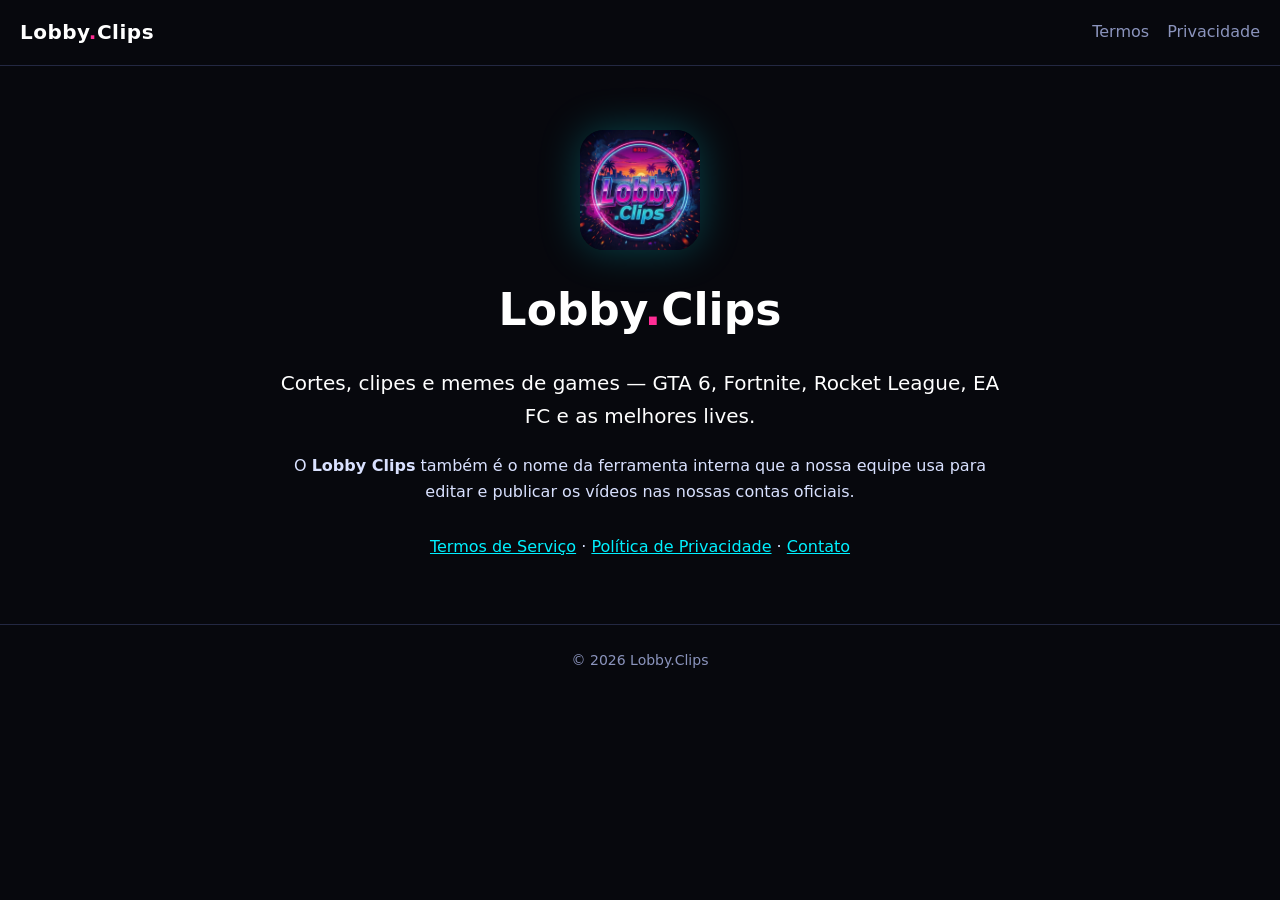
<file: index.html>
<!doctype html>
<html lang="pt-BR">
<head>
<meta charset="utf-8">
<meta name="viewport" content="width=device-width, initial-scale=1">
<title>Lobby Clips</title>
<link rel="icon" href="icone.png">
<link rel="stylesheet" href="estilo.css">
</head>
<body>
<header><a href="index.html" class="logo">Lobby<span>.</span>Clips</a><nav><a href="termos.html">Termos</a><a href="privacidade.html">Privacidade</a></nav></header>
<main class="hero">
<img src="icone.png" alt="Lobby Clips" width="120" height="120">
<h1>Lobby<span>.</span>Clips</h1>
<p class="lead">Cortes, clipes e memes de games — GTA 6, Fortnite, Rocket League, EA FC e as melhores lives.</p>
<p>O <b>Lobby Clips</b> também é o nome da ferramenta interna que a nossa equipe usa para editar e publicar os vídeos
nas nossas contas oficiais.</p>
<p class="links"><a href="termos.html">Termos de Serviço</a> · <a href="privacidade.html">Política de Privacidade</a> ·
<a href="mailto:lobby.clips2026@gmail.com">Contato</a></p>
</main>
<footer>© 2026 Lobby.Clips</footer>
</body>
</html>
</file>
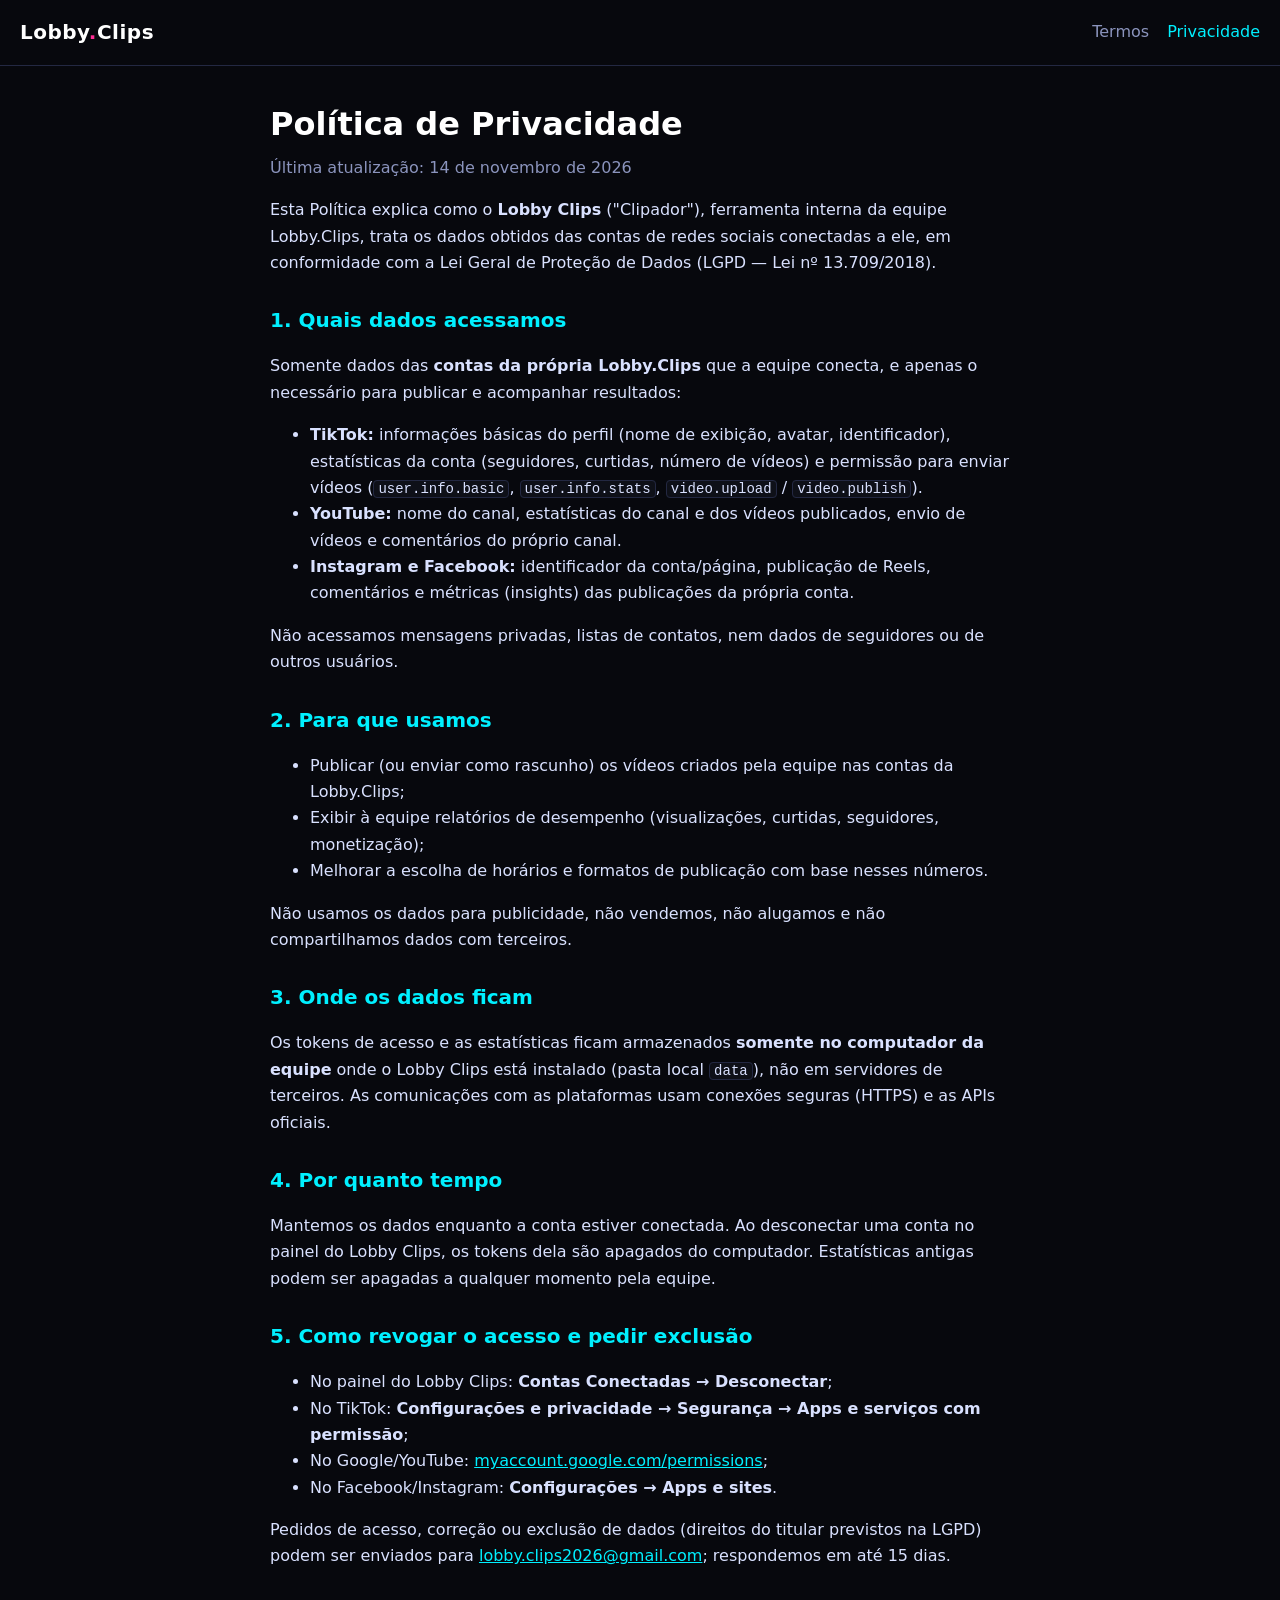
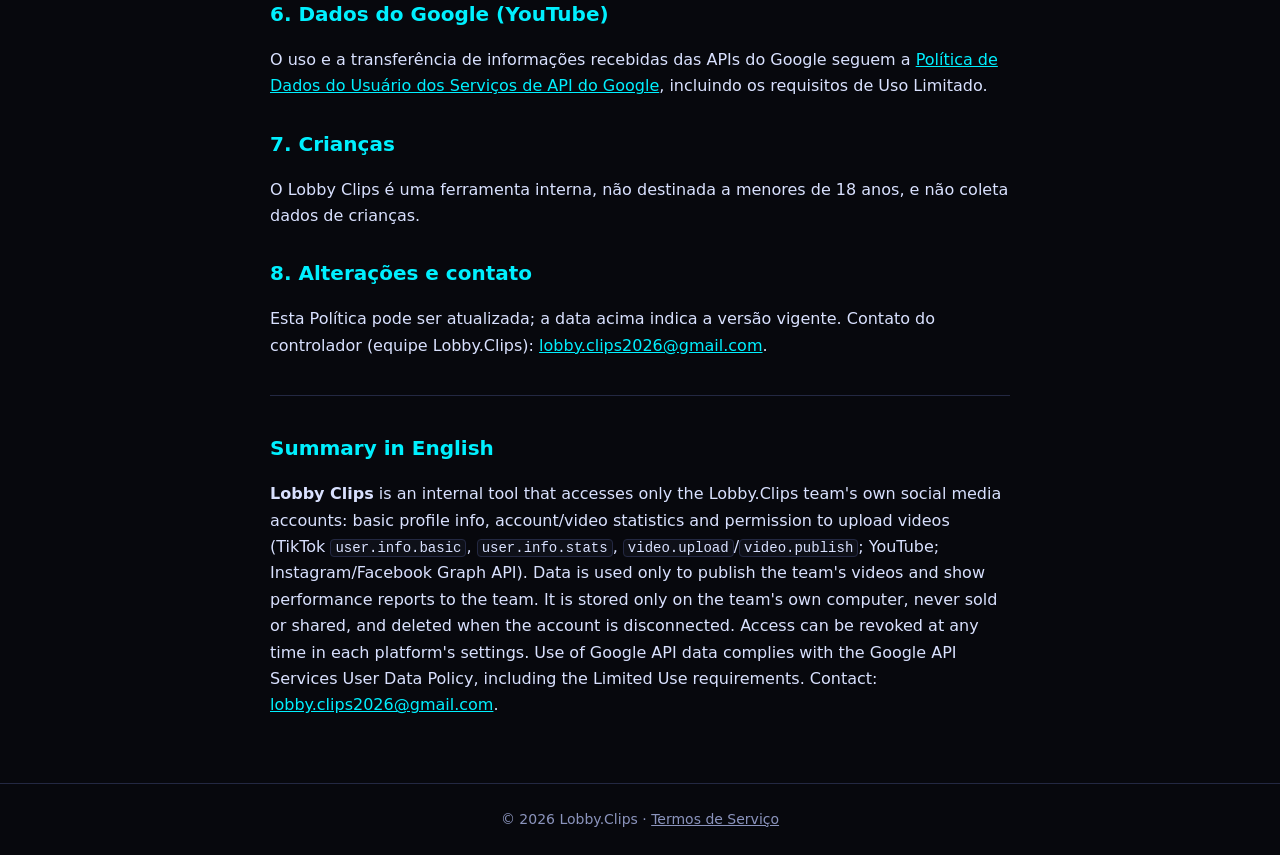
<file: privacidade.html>
<!doctype html>
<html lang="pt-BR">
<head>
<meta charset="utf-8">
<meta name="viewport" content="width=device-width, initial-scale=1">
<title>Política de Privacidade — Lobby Clips</title>
<link rel="stylesheet" href="estilo.css">
</head>
<body>
<header><a href="index.html" class="logo">Lobby<span>.</span>Clips</a><nav><a href="termos.html">Termos</a><a href="privacidade.html" class="on">Privacidade</a></nav></header>
<main>
<h1>Política de Privacidade</h1>
<p class="meta">Última atualização: 14 de novembro de 2026</p>

<p>Esta Política explica como o <b>Lobby Clips</b> ("Clipador"), ferramenta interna da equipe Lobby.Clips, trata os
dados obtidos das contas de redes sociais conectadas a ele, em conformidade com a Lei Geral de Proteção de Dados
(LGPD — Lei nº 13.709/2018).</p>

<h2>1. Quais dados acessamos</h2>
<p>Somente dados das <b>contas da própria Lobby.Clips</b> que a equipe conecta, e apenas o necessário para publicar e
acompanhar resultados:</p>
<ul>
<li><b>TikTok:</b> informações básicas do perfil (nome de exibição, avatar, identificador), estatísticas da conta
(seguidores, curtidas, número de vídeos) e permissão para enviar vídeos (<code>user.info.basic</code>,
<code>user.info.stats</code>, <code>video.upload</code> / <code>video.publish</code>).</li>
<li><b>YouTube:</b> nome do canal, estatísticas do canal e dos vídeos publicados, envio de vídeos e comentários do
próprio canal.</li>
<li><b>Instagram e Facebook:</b> identificador da conta/página, publicação de Reels, comentários e métricas
(insights) das publicações da própria conta.</li>
</ul>
<p>Não acessamos mensagens privadas, listas de contatos, nem dados de seguidores ou de outros usuários.</p>

<h2>2. Para que usamos</h2>
<ul>
<li>Publicar (ou enviar como rascunho) os vídeos criados pela equipe nas contas da Lobby.Clips;</li>
<li>Exibir à equipe relatórios de desempenho (visualizações, curtidas, seguidores, monetização);</li>
<li>Melhorar a escolha de horários e formatos de publicação com base nesses números.</li>
</ul>
<p>Não usamos os dados para publicidade, não vendemos, não alugamos e não compartilhamos dados com terceiros.</p>

<h2>3. Onde os dados ficam</h2>
<p>Os tokens de acesso e as estatísticas ficam armazenados <b>somente no computador da equipe</b> onde o Lobby Clips
está instalado (pasta local <code>data</code>), não em servidores de terceiros. As comunicações com as plataformas
usam conexões seguras (HTTPS) e as APIs oficiais.</p>

<h2>4. Por quanto tempo</h2>
<p>Mantemos os dados enquanto a conta estiver conectada. Ao desconectar uma conta no painel do Lobby Clips, os tokens
dela são apagados do computador. Estatísticas antigas podem ser apagadas a qualquer momento pela equipe.</p>

<h2>5. Como revogar o acesso e pedir exclusão</h2>
<ul>
<li>No painel do Lobby Clips: <b>Contas Conectadas → Desconectar</b>;</li>
<li>No TikTok: <b>Configurações e privacidade → Segurança → Apps e serviços com permissão</b>;</li>
<li>No Google/YouTube: <a href="https://myaccount.google.com/permissions">myaccount.google.com/permissions</a>;</li>
<li>No Facebook/Instagram: <b>Configurações → Apps e sites</b>.</li>
</ul>
<p>Pedidos de acesso, correção ou exclusão de dados (direitos do titular previstos na LGPD) podem ser enviados para
<a href="mailto:lobby.clips2026@gmail.com">lobby.clips2026@gmail.com</a>; respondemos em até 15 dias.</p>

<h2>6. Dados do Google (YouTube)</h2>
<p>O uso e a transferência de informações recebidas das APIs do Google seguem a
<a href="https://developers.google.com/terms/api-services-user-data-policy">Política de Dados do Usuário dos
Serviços de API do Google</a>, incluindo os requisitos de Uso Limitado.</p>

<h2>7. Crianças</h2>
<p>O Lobby Clips é uma ferramenta interna, não destinada a menores de 18 anos, e não coleta dados de crianças.</p>

<h2>8. Alterações e contato</h2>
<p>Esta Política pode ser atualizada; a data acima indica a versão vigente. Contato do controlador (equipe
Lobby.Clips): <a href="mailto:lobby.clips2026@gmail.com">lobby.clips2026@gmail.com</a>.</p>

<hr>
<h2 lang="en">Summary in English</h2>
<p lang="en"><b>Lobby Clips</b> is an internal tool that accesses only the Lobby.Clips team's own social media
accounts: basic profile info, account/video statistics and permission to upload videos (TikTok
<code>user.info.basic</code>, <code>user.info.stats</code>, <code>video.upload</code>/<code>video.publish</code>;
YouTube; Instagram/Facebook Graph API). Data is used only to publish the team's videos and show performance reports to
the team. It is stored only on the team's own computer, never sold or shared, and deleted when the account is
disconnected. Access can be revoked at any time in each platform's settings. Use of Google API data complies with the
Google API Services User Data Policy, including the Limited Use requirements. Contact:
<a href="mailto:lobby.clips2026@gmail.com">lobby.clips2026@gmail.com</a>.</p>
</main>
<footer>© 2026 Lobby.Clips · <a href="termos.html">Termos de Serviço</a></footer>
</body>
</html>
</file>
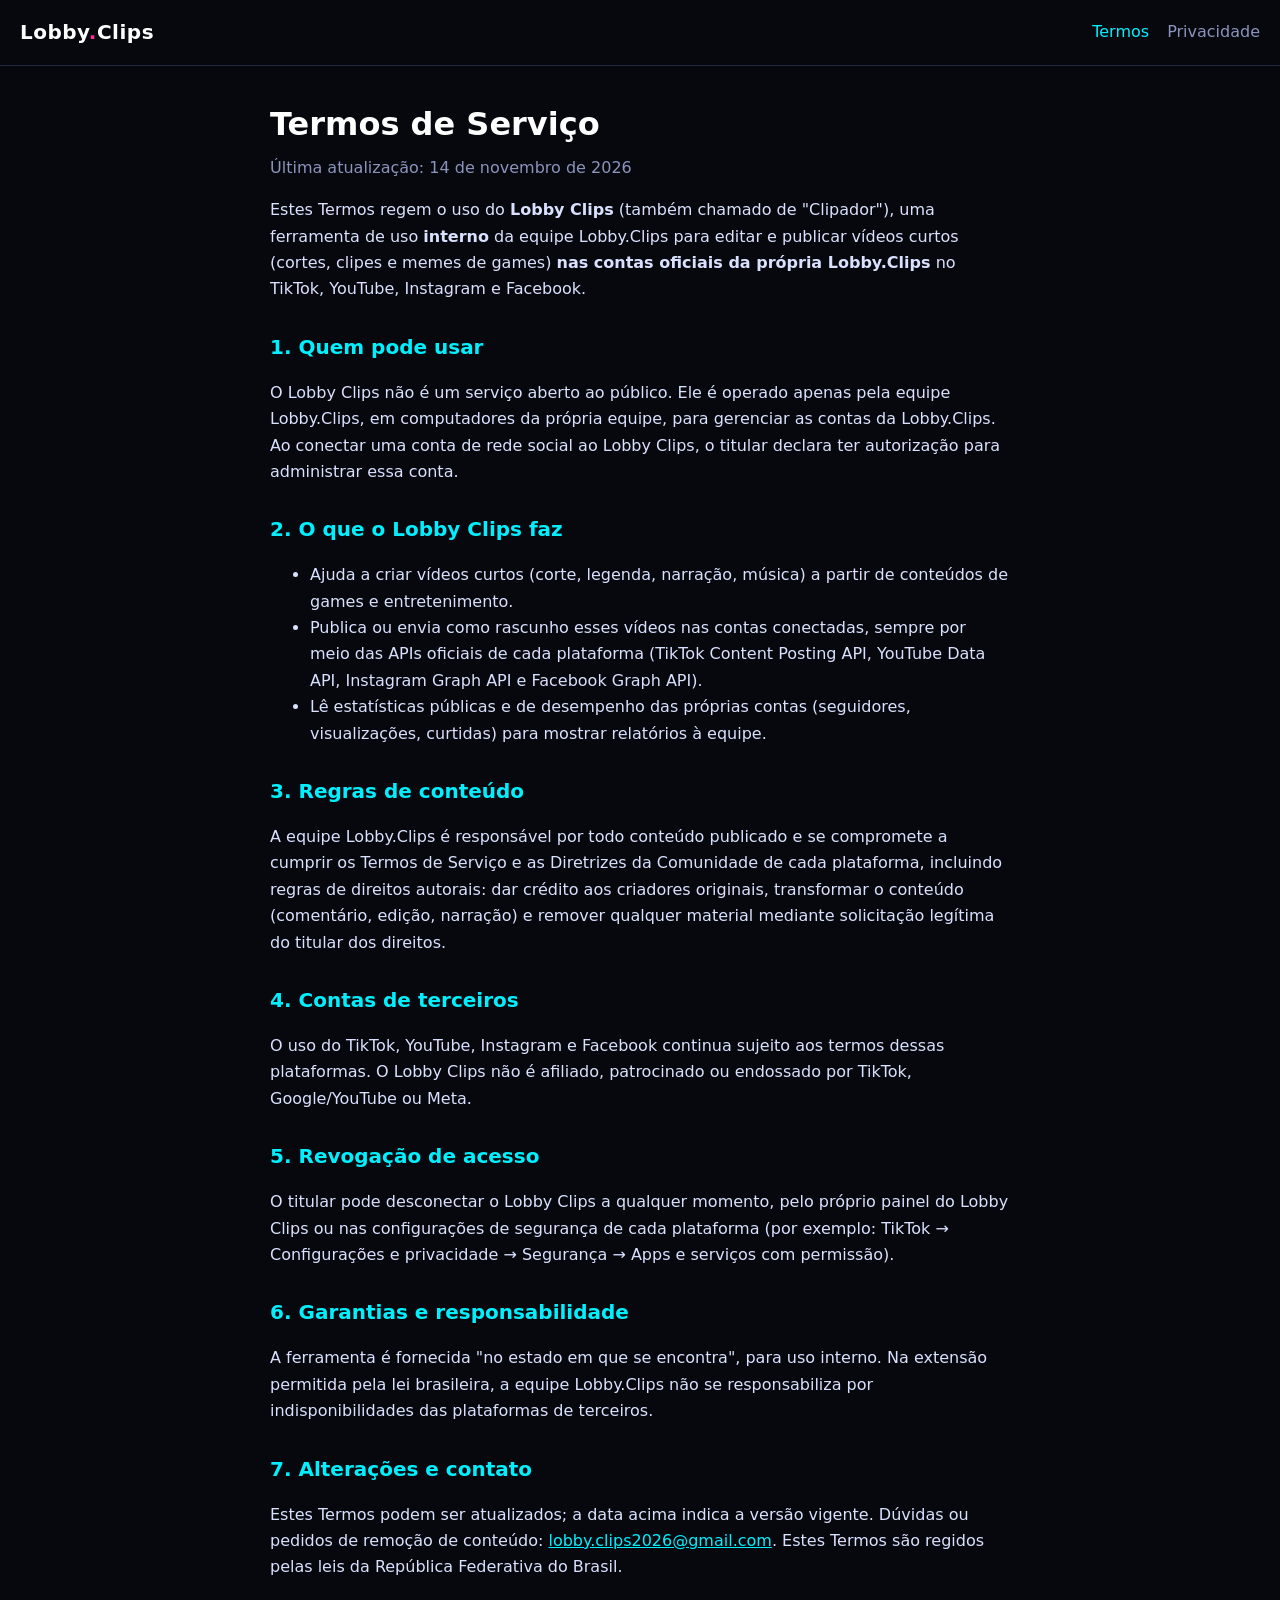
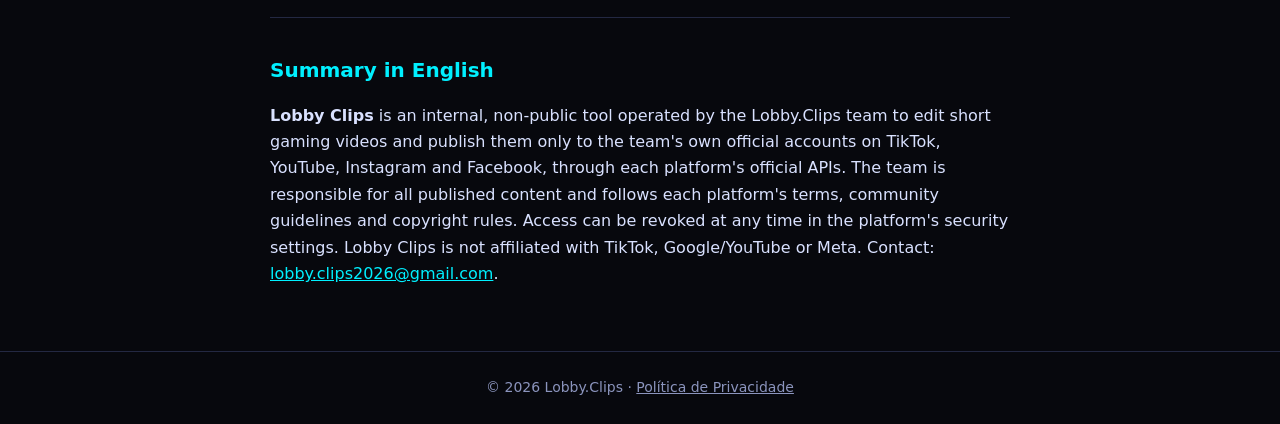
<file: termos.html>
<!doctype html>
<html lang="pt-BR">
<head>
<meta charset="utf-8">
<meta name="viewport" content="width=device-width, initial-scale=1">
<title>Termos de Serviço — Lobby Clips</title>
<link rel="stylesheet" href="estilo.css">
</head>
<body>
<header><a href="index.html" class="logo">Lobby<span>.</span>Clips</a><nav><a href="termos.html" class="on">Termos</a><a href="privacidade.html">Privacidade</a></nav></header>
<main>
<h1>Termos de Serviço</h1>
<p class="meta">Última atualização: 14 de novembro de 2026</p>

<p>Estes Termos regem o uso do <b>Lobby Clips</b> (também chamado de "Clipador"), uma ferramenta de uso <b>interno</b>
da equipe Lobby.Clips para editar e publicar vídeos curtos (cortes, clipes e memes de games) <b>nas contas oficiais da
própria Lobby.Clips</b> no TikTok, YouTube, Instagram e Facebook.</p>

<h2>1. Quem pode usar</h2>
<p>O Lobby Clips não é um serviço aberto ao público. Ele é operado apenas pela equipe Lobby.Clips, em computadores da
própria equipe, para gerenciar as contas da Lobby.Clips. Ao conectar uma conta de rede social ao Lobby Clips, o titular
declara ter autorização para administrar essa conta.</p>

<h2>2. O que o Lobby Clips faz</h2>
<ul>
<li>Ajuda a criar vídeos curtos (corte, legenda, narração, música) a partir de conteúdos de games e entretenimento.</li>
<li>Publica ou envia como rascunho esses vídeos nas contas conectadas, sempre por meio das APIs oficiais de cada
plataforma (TikTok Content Posting API, YouTube Data API, Instagram Graph API e Facebook Graph API).</li>
<li>Lê estatísticas públicas e de desempenho das próprias contas (seguidores, visualizações, curtidas) para mostrar
relatórios à equipe.</li>
</ul>

<h2>3. Regras de conteúdo</h2>
<p>A equipe Lobby.Clips é responsável por todo conteúdo publicado e se compromete a cumprir os Termos de Serviço e as
Diretrizes da Comunidade de cada plataforma, incluindo regras de direitos autorais: dar crédito aos criadores
originais, transformar o conteúdo (comentário, edição, narração) e remover qualquer material mediante solicitação
legítima do titular dos direitos.</p>

<h2>4. Contas de terceiros</h2>
<p>O uso do TikTok, YouTube, Instagram e Facebook continua sujeito aos termos dessas plataformas. O Lobby Clips não é
afiliado, patrocinado ou endossado por TikTok, Google/YouTube ou Meta.</p>

<h2>5. Revogação de acesso</h2>
<p>O titular pode desconectar o Lobby Clips a qualquer momento, pelo próprio painel do Lobby Clips ou nas
configurações de segurança de cada plataforma (por exemplo: TikTok → Configurações e privacidade → Segurança → Apps e
serviços com permissão).</p>

<h2>6. Garantias e responsabilidade</h2>
<p>A ferramenta é fornecida "no estado em que se encontra", para uso interno. Na extensão permitida pela lei
brasileira, a equipe Lobby.Clips não se responsabiliza por indisponibilidades das plataformas de terceiros.</p>

<h2>7. Alterações e contato</h2>
<p>Estes Termos podem ser atualizados; a data acima indica a versão vigente. Dúvidas ou pedidos de remoção de
conteúdo: <a href="mailto:lobby.clips2026@gmail.com">lobby.clips2026@gmail.com</a>. Estes Termos são regidos pelas
leis da República Federativa do Brasil.</p>

<hr>
<h2 lang="en">Summary in English</h2>
<p lang="en"><b>Lobby Clips</b> is an internal, non-public tool operated by the Lobby.Clips team to edit short gaming
videos and publish them only to the team's own official accounts on TikTok, YouTube, Instagram and Facebook, through
each platform's official APIs. The team is responsible for all published content and follows each platform's terms,
community guidelines and copyright rules. Access can be revoked at any time in the platform's security settings.
Lobby Clips is not affiliated with TikTok, Google/YouTube or Meta. Contact:
<a href="mailto:lobby.clips2026@gmail.com">lobby.clips2026@gmail.com</a>.</p>
</main>
<footer>© 2026 Lobby.Clips · <a href="privacidade.html">Política de Privacidade</a></footer>
</body>
</html>
</file>
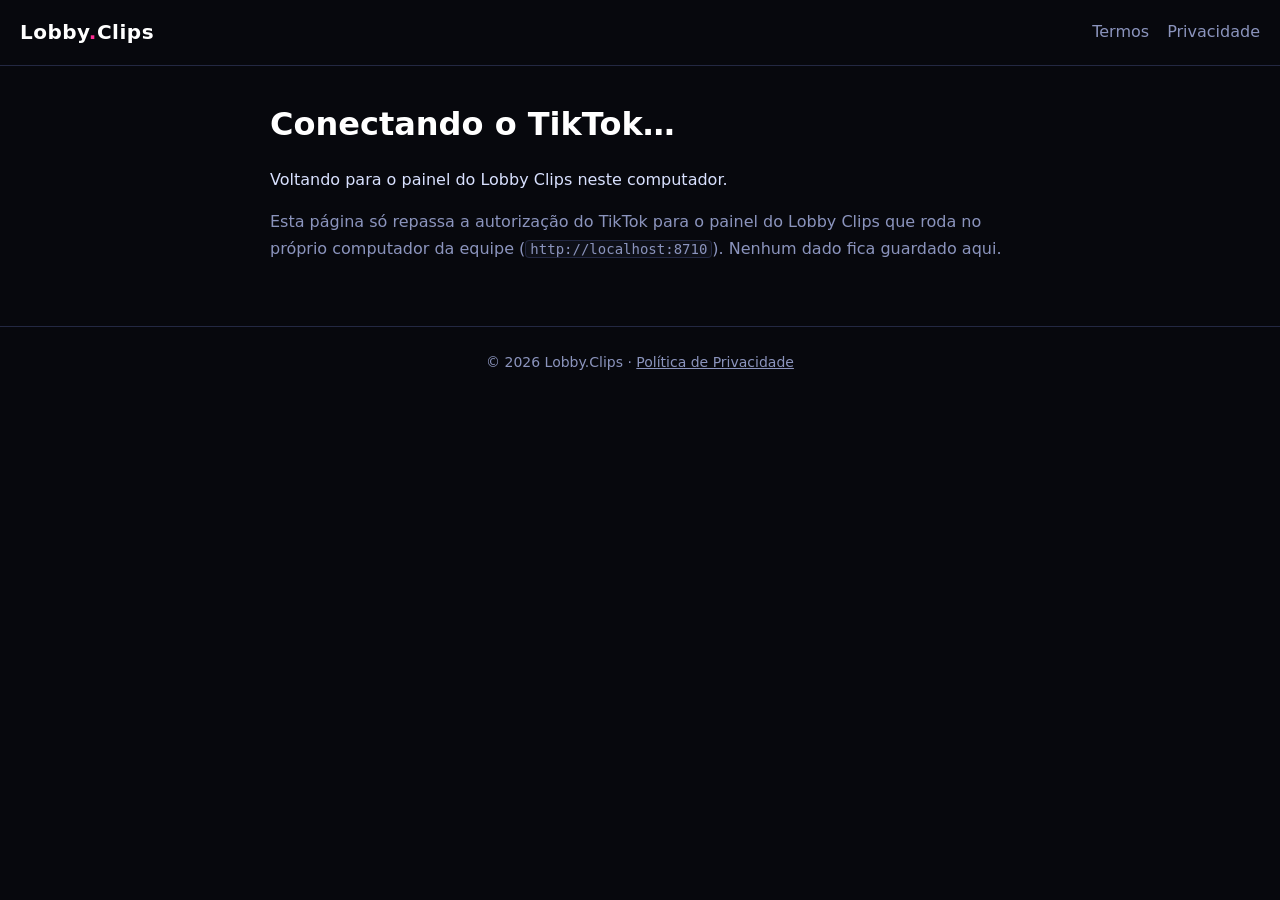
<file: tiktok.html>
<!doctype html>
<html lang="pt-BR">
<head>
<meta charset="utf-8">
<meta name="viewport" content="width=device-width, initial-scale=1">
<title>Conectando o TikTok — Lobby Clips</title>
<link rel="stylesheet" href="estilo.css">
</head>
<body>
<header><a href="index.html" class="logo">Lobby<span>.</span>Clips</a><nav><a href="termos.html">Termos</a><a href="privacidade.html">Privacidade</a></nav></header>
<main>
<h1>Conectando o TikTok…</h1>
<p id="msg">Voltando para o painel do Lobby Clips neste computador.</p>
<p class="meta">Esta página só repassa a autorização do TikTok para o painel do Lobby Clips que roda no próprio
computador da equipe (<code>http://localhost:8710</code>). Nenhum dado fica guardado aqui.</p>
<p id="manual" hidden>Se nada acontecer, confira se o Lobby Clips está aberto <b>neste</b> computador e
<a id="go" href="#">clique aqui para continuar</a>.</p>
</main>
<footer>© 2026 Lobby.Clips · <a href="privacidade.html">Política de Privacidade</a></footer>
<script>
  // Repassa ?code=...&state=... (ou ?error=...) do TikTok para o Clipador local.
  var q = window.location.search || "";
  var dest = "http://localhost:8710/api/accounts/tiktok/callback" + q;
  document.getElementById("go").href = dest;
  if (/error=/.test(q)) {
    document.getElementById("msg").textContent = "O TikTok não autorizou a conexão. Volte ao painel e tente de novo.";
  }
  if (q) { setTimeout(function () { window.location.replace(dest); }, 600); }
  setTimeout(function () { document.getElementById("manual").hidden = false; }, 4000);
</script>
</body>
</html>
</file>
<file: estilo.css>
:root { --bg: #07080d; --panel: #0e1018; --line: #232842; --text: #d9e1ff; --muted: #8b94bd; --cyan: #00f0ff; --pink: #ff2d95; }
* { box-sizing: border-box; }
body { margin: 0; background: var(--bg); color: var(--text); font: 16px/1.65 "Segoe UI", system-ui, sans-serif; }
header { display: flex; justify-content: space-between; align-items: center; padding: 16px 20px; border-bottom: 1px solid var(--line); }
.logo { font-weight: 800; font-size: 20px; color: #fff; text-decoration: none; letter-spacing: .5px; }
.logo span, h1 span { color: var(--pink); }
nav a { color: var(--muted); text-decoration: none; margin-left: 18px; }
nav a.on, nav a:hover { color: var(--cyan); }
main { max-width: 780px; margin: 0 auto; padding: 32px 20px 48px; }
h1 { font-size: 32px; margin: 0 0 4px; color: #fff; }
h2 { font-size: 20px; margin: 28px 0 8px; color: var(--cyan); }
.meta { color: var(--muted); margin-top: 0; }
a { color: var(--cyan); }
code { background: var(--panel); border: 1px solid var(--line); border-radius: 4px; padding: 0 4px; font-size: 14px; }
hr { border: 0; border-top: 1px solid var(--line); margin: 36px 0; }
.hero { text-align: center; padding-top: 64px; }
.hero img { border-radius: 24px; box-shadow: 0 0 40px rgba(0, 240, 255, .25); }
.hero h1 { font-size: 44px; margin-top: 16px; }
.lead { font-size: 20px; color: #fff; }
.links { margin-top: 28px; }
footer { text-align: center; color: var(--muted); font-size: 14px; padding: 24px; border-top: 1px solid var(--line); }
footer a { color: var(--muted); }
</file>
